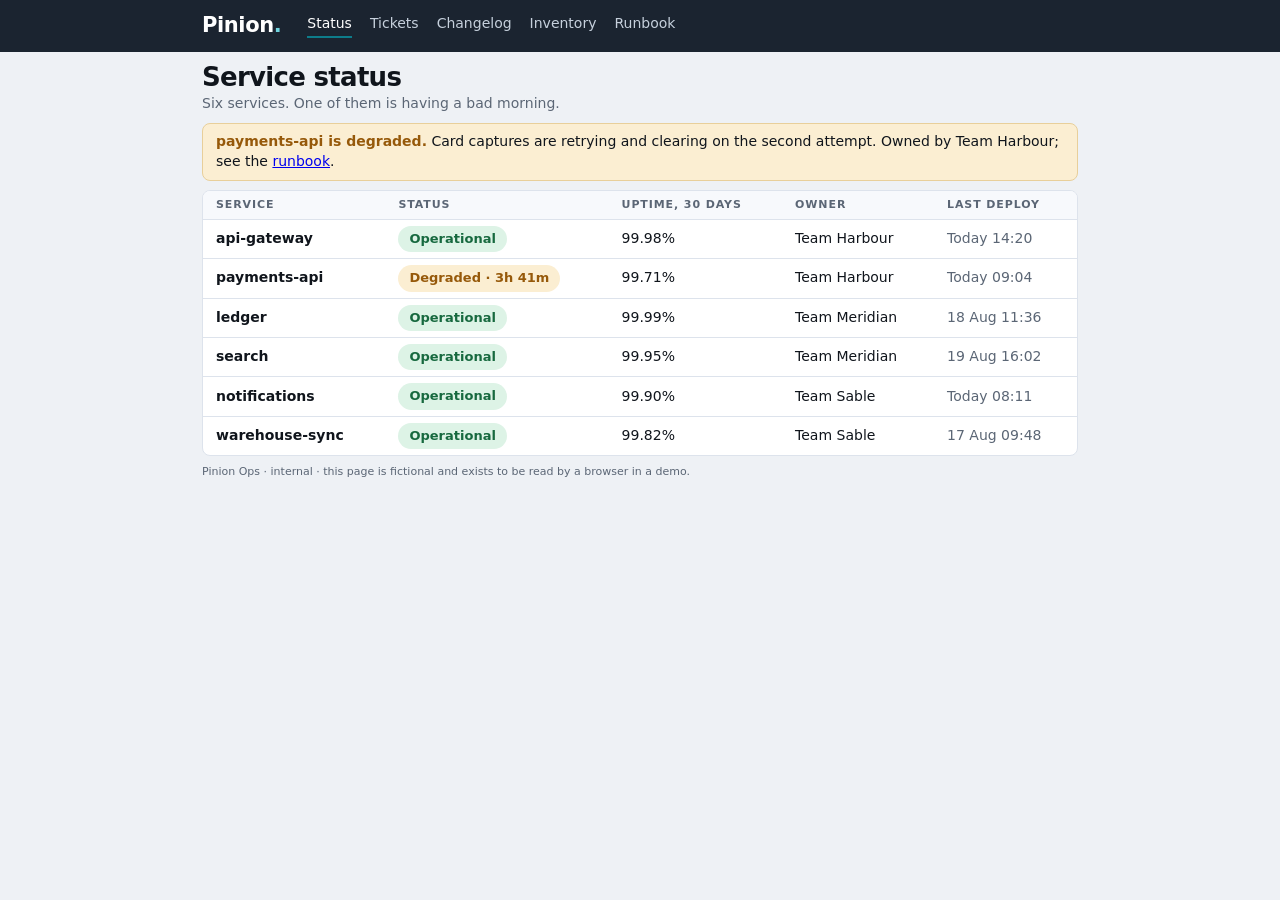
<file: sites/pinion/index.html>
<!doctype html>
<html lang="en">
<head>
<meta charset="utf-8">
<title>Service status — Pinion Ops</title>
<link rel="stylesheet" href="ops.css">
</head>
<body>

<header class="band">
  <div class="bar">
    <div class="mark">Pinion<span>.</span></div>
    <nav>
      <a class="here" href="/pinion/">Status</a>
      <a href="/pinion/tickets">Tickets</a>
      <a href="/pinion/changelog">Changelog</a>
      <a href="/pinion/inventory">Inventory</a>
      <a href="/pinion/runbook">Runbook</a>
    </nav>
  </div>
</header>

<main>
  <h1>Service status</h1>
  <p class="lede">Six services. One of them is having a bad morning.</p>

  <div class="banner">
    <strong>payments-api is degraded.</strong>
    Card captures are retrying and clearing on the second attempt. Owned by Team
    Harbour; see the <a href="/pinion/runbook">runbook</a>.
  </div>

  <div class="card">
    <table>
      <thead>
        <tr>
          <th>Service</th>
          <th>Status</th>
          <th>Uptime, 30 days</th>
          <th>Owner</th>
          <th>Last deploy</th>
        </tr>
      </thead>
      <tbody>
        <tr>
          <td class="name">api-gateway</td>
          <td><span class="pill ok">Operational</span></td>
          <td class="num">99.98%</td>
          <td>Team Harbour</td>
          <td class="num quiet">Today 14:20</td>
        </tr>
        <tr>
          <td class="name">payments-api</td>
          <td><span class="pill warn">Degraded · 3h 41m</span></td>
          <td class="num">99.71%</td>
          <td>Team Harbour</td>
          <td class="num quiet">Today 09:04</td>
        </tr>
        <tr>
          <td class="name">ledger</td>
          <td><span class="pill ok">Operational</span></td>
          <td class="num">99.99%</td>
          <td>Team Meridian</td>
          <td class="num quiet">18 Aug 11:36</td>
        </tr>
        <tr>
          <td class="name">search</td>
          <td><span class="pill ok">Operational</span></td>
          <td class="num">99.95%</td>
          <td>Team Meridian</td>
          <td class="num quiet">19 Aug 16:02</td>
        </tr>
        <tr>
          <td class="name">notifications</td>
          <td><span class="pill ok">Operational</span></td>
          <td class="num">99.90%</td>
          <td>Team Sable</td>
          <td class="num quiet">Today 08:11</td>
        </tr>
        <tr>
          <td class="name">warehouse-sync</td>
          <td><span class="pill ok">Operational</span></td>
          <td class="num">99.82%</td>
          <td>Team Sable</td>
          <td class="num quiet">17 Aug 09:48</td>
        </tr>
      </tbody>
    </table>
  </div>

  <footer>Pinion Ops · internal · this page is fictional and exists to be read by a browser in a demo.</footer>
</main>

</body>
</html>
</file>
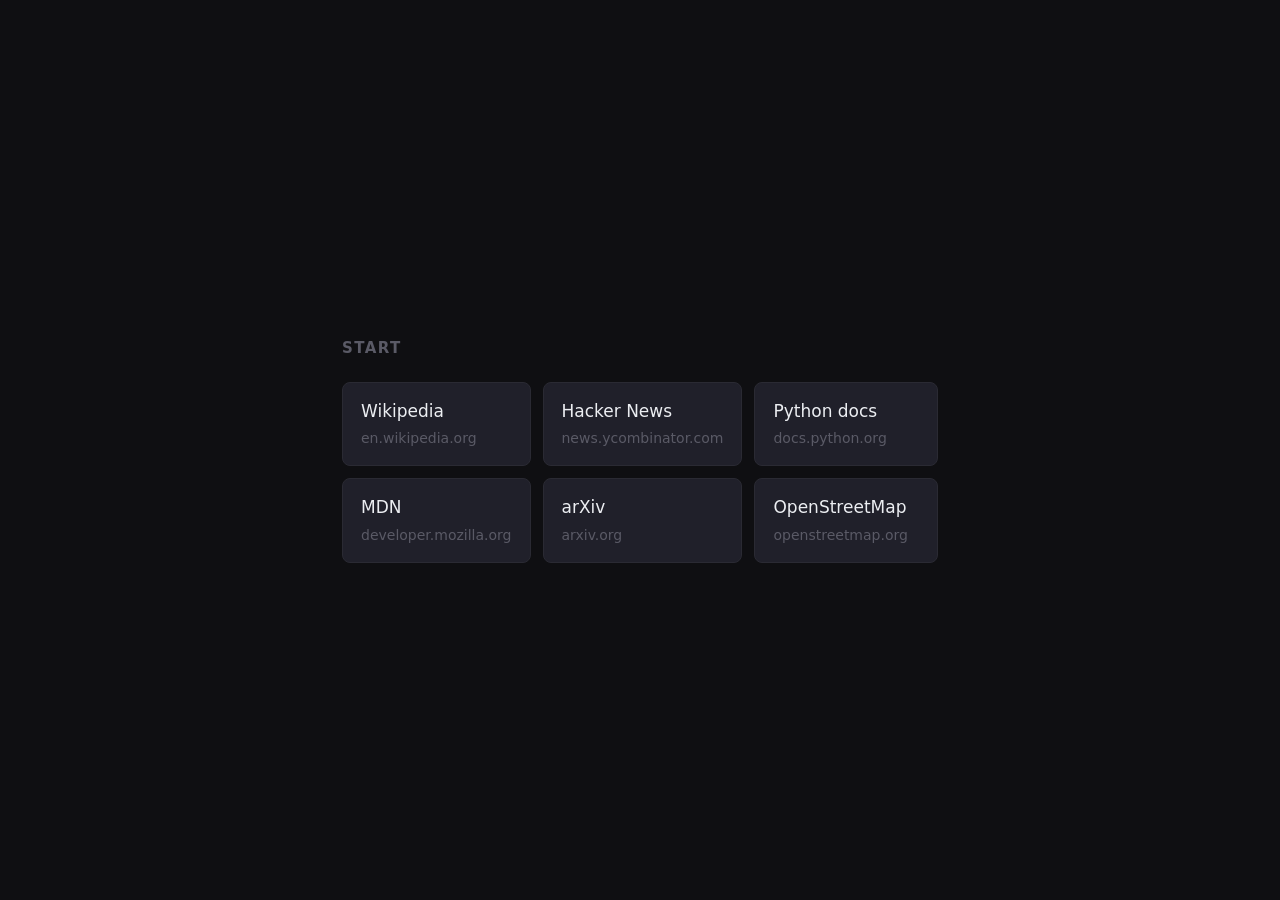
<file: sites/start.html>
<!doctype html>
<html lang="en">
<head>
<meta charset="utf-8">
<title>Start</title>
<!--
  What a box opens when it has nothing else to open.

  Deliberately says nothing about Aviary, about boxes, or about the window it is
  sitting in. The first version of this page put the box's own name across it in
  large type and explained that it was a browser being mirrored in a dashboard --
  which is a page inside a window describing the application drawing the window,
  and reads exactly as strange as that sounds. The tile caption already says
  which bird this is; the page repeating it was the app talking to itself.

  So: somewhere to go, and nothing else. A start page is furniture.

  One file, no build, no assets, and no network -- it is opened over `file://` in
  an ordinary run and over local HTTP by the demo, and it has to look identical
  either way. The palette is `ui/theme.py`'s, by hand, because a browser page
  cannot import it. Sized for the viewport a box actually has, which is about
  960x513 CSS pixels: a 1440x900 DIP window is 1440x770 physical pixels of page,
  and this machine runs at 150%.
-->
<style>
  :root {
    --bg: #0f0f12;
    --field: #20202a;
    --edge: #2a2a33;
    --edge-bright: #3a3a46;
    --text: #eceef2;
    --muted: #8b8b98;
    --dim: #5a5a66;
  }

  * { box-sizing: border-box; }

  html, body { height: 100%; }

  body {
    margin: 0;
    background: var(--bg);
    color: var(--text);
    font: 16px/1.5 "Segoe UI", system-ui, -apple-system, sans-serif;
    display: flex;
    align-items: center;
    justify-content: center;
  }

  .sheet { width: 100%; max-width: 660px; padding: 0 32px; }

  h1 {
    margin: 0 0 22px;
    font-size: 15px;
    font-weight: 600;
    letter-spacing: 1.4px;
    text-transform: uppercase;
    color: var(--dim);
  }

  .links {
    display: grid;
    grid-template-columns: repeat(3, 1fr);
    gap: 12px;
  }

  a {
    display: block;
    padding: 16px 18px;
    background: var(--field);
    border: 1px solid var(--edge);
    border-radius: 8px;
    color: var(--text);
    text-decoration: none;
    font-size: 17px;
  }

  a:hover { background: #2a2a36; border-color: var(--edge-bright); }
  a span { display: block; color: var(--dim); font-size: 14px; margin-top: 4px; }
</style>
</head>
<body>

<div class="sheet">
  <h1>Start</h1>
  <div class="links">
    <a href="https://en.wikipedia.org">Wikipedia<span>en.wikipedia.org</span></a>
    <a href="https://news.ycombinator.com">Hacker News<span>news.ycombinator.com</span></a>
    <a href="https://docs.python.org/3/">Python docs<span>docs.python.org</span></a>
    <a href="https://developer.mozilla.org">MDN<span>developer.mozilla.org</span></a>
    <a href="https://arxiv.org">arXiv<span>arxiv.org</span></a>
    <a href="https://www.openstreetmap.org">OpenStreetMap<span>openstreetmap.org</span></a>
  </div>
</div>

</body>
</html>
</file>
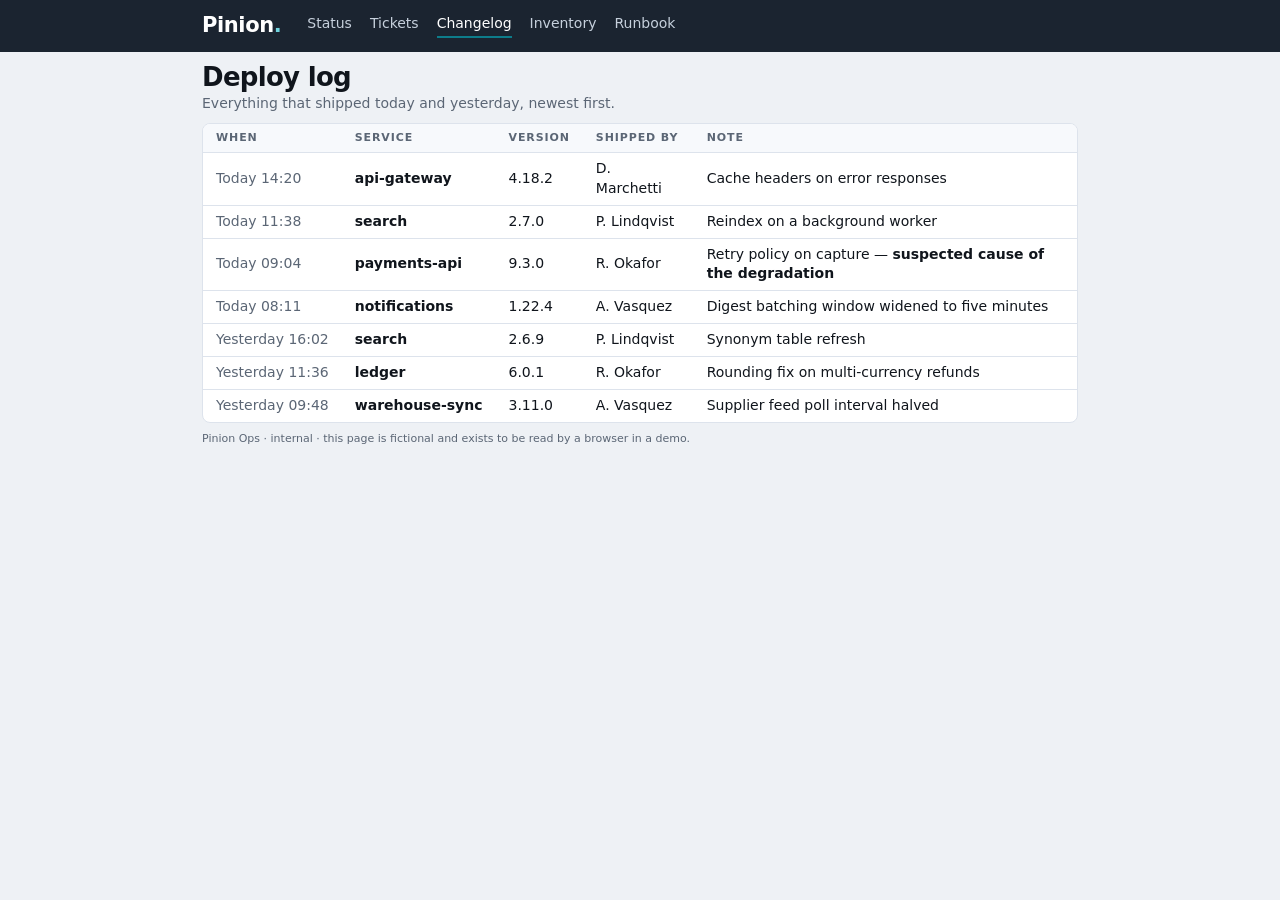
<file: sites/pinion/changelog.html>
<!doctype html>
<html lang="en">
<head>
<meta charset="utf-8">
<title>Deploy log — Pinion Ops</title>
<link rel="stylesheet" href="ops.css">
</head>
<body>

<header class="band">
  <div class="bar">
    <div class="mark">Pinion<span>.</span></div>
    <nav>
      <a href="/pinion/">Status</a>
      <a href="/pinion/tickets">Tickets</a>
      <a class="here" href="/pinion/changelog">Changelog</a>
      <a href="/pinion/inventory">Inventory</a>
      <a href="/pinion/runbook">Runbook</a>
    </nav>
  </div>
</header>

<main>
  <h1>Deploy log</h1>
  <p class="lede">Everything that shipped today and yesterday, newest first.</p>

  <div class="card">
    <table>
      <thead>
        <tr>
          <th>When</th>
          <th>Service</th>
          <th>Version</th>
          <th>Shipped by</th>
          <th>Note</th>
        </tr>
      </thead>
      <tbody>
        <tr>
          <td class="num quiet">Today 14:20</td>
          <td class="name">api-gateway</td>
          <td class="num">4.18.2</td>
          <td>D. Marchetti</td>
          <td>Cache headers on error responses</td>
        </tr>
        <tr>
          <td class="num quiet">Today 11:38</td>
          <td class="name">search</td>
          <td class="num">2.7.0</td>
          <td>P. Lindqvist</td>
          <td>Reindex on a background worker</td>
        </tr>
        <tr>
          <td class="num quiet">Today 09:04</td>
          <td class="name">payments-api</td>
          <td class="num">9.3.0</td>
          <td>R. Okafor</td>
          <td>Retry policy on capture — <strong>suspected cause of the degradation</strong></td>
        </tr>
        <tr>
          <td class="num quiet">Today 08:11</td>
          <td class="name">notifications</td>
          <td class="num">1.22.4</td>
          <td>A. Vasquez</td>
          <td>Digest batching window widened to five minutes</td>
        </tr>
        <tr>
          <td class="num quiet">Yesterday 16:02</td>
          <td class="name">search</td>
          <td class="num">2.6.9</td>
          <td>P. Lindqvist</td>
          <td>Synonym table refresh</td>
        </tr>
        <tr>
          <td class="num quiet">Yesterday 11:36</td>
          <td class="name">ledger</td>
          <td class="num">6.0.1</td>
          <td>R. Okafor</td>
          <td>Rounding fix on multi-currency refunds</td>
        </tr>
        <tr>
          <td class="num quiet">Yesterday 09:48</td>
          <td class="name">warehouse-sync</td>
          <td class="num">3.11.0</td>
          <td>A. Vasquez</td>
          <td>Supplier feed poll interval halved</td>
        </tr>
      </tbody>
    </table>
  </div>

  <footer>Pinion Ops · internal · this page is fictional and exists to be read by a browser in a demo.</footer>
</main>

</body>
</html>
</file>
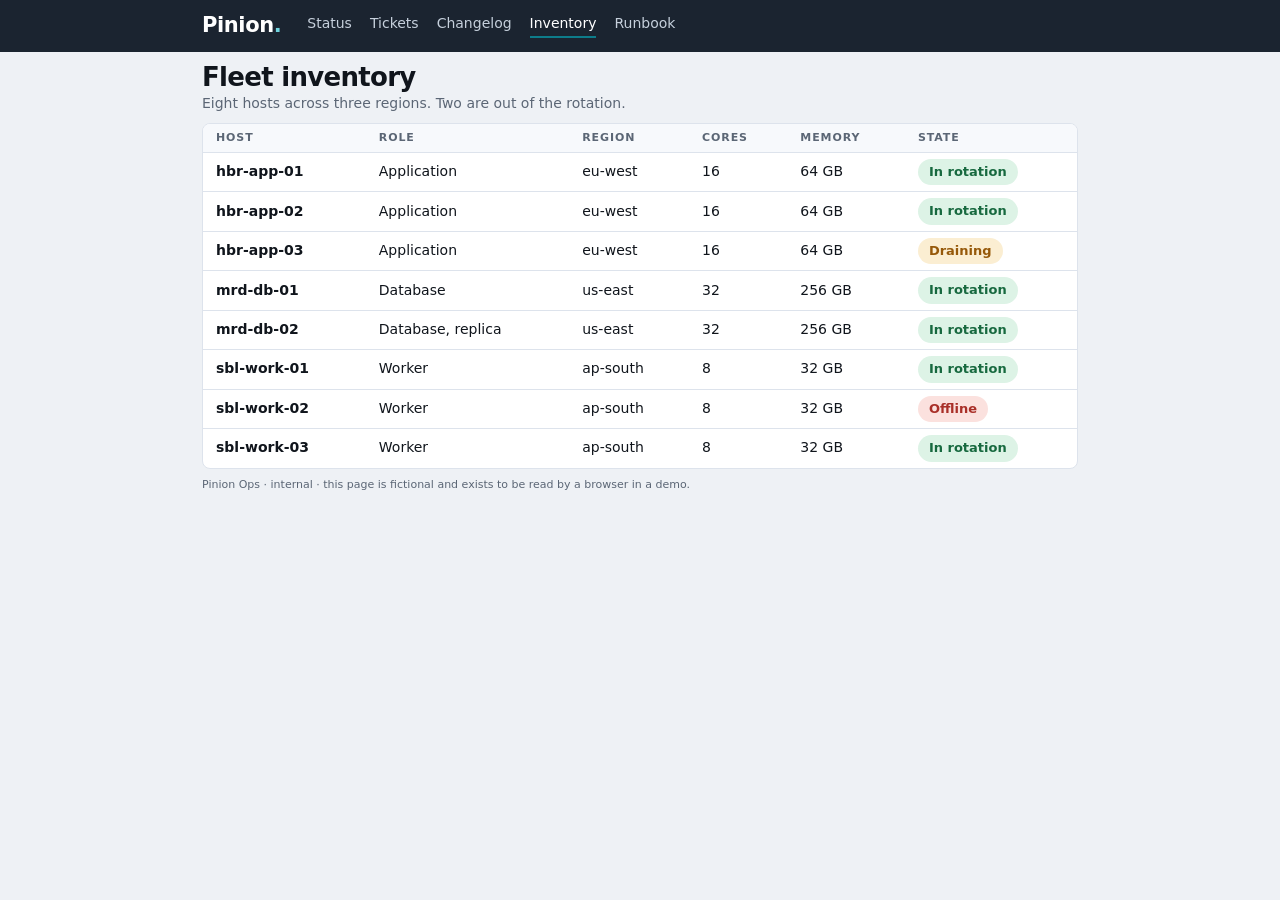
<file: sites/pinion/inventory.html>
<!doctype html>
<html lang="en">
<head>
<meta charset="utf-8">
<title>Fleet inventory — Pinion Ops</title>
<link rel="stylesheet" href="ops.css">
</head>
<body>

<header class="band">
  <div class="bar">
    <div class="mark">Pinion<span>.</span></div>
    <nav>
      <a href="/pinion/">Status</a>
      <a href="/pinion/tickets">Tickets</a>
      <a href="/pinion/changelog">Changelog</a>
      <a class="here" href="/pinion/inventory">Inventory</a>
      <a href="/pinion/runbook">Runbook</a>
    </nav>
  </div>
</header>

<main>
  <h1>Fleet inventory</h1>
  <p class="lede">Eight hosts across three regions. Two are out of the rotation.</p>

  <div class="card">
    <table>
      <thead>
        <tr>
          <th>Host</th>
          <th>Role</th>
          <th>Region</th>
          <th>Cores</th>
          <th>Memory</th>
          <th>State</th>
        </tr>
      </thead>
      <tbody>
        <tr>
          <td class="name">hbr-app-01</td><td>Application</td><td>eu-west</td>
          <td class="num">16</td><td class="num">64 GB</td>
          <td><span class="pill ok">In rotation</span></td>
        </tr>
        <tr>
          <td class="name">hbr-app-02</td><td>Application</td><td>eu-west</td>
          <td class="num">16</td><td class="num">64 GB</td>
          <td><span class="pill ok">In rotation</span></td>
        </tr>
        <tr>
          <td class="name">hbr-app-03</td><td>Application</td><td>eu-west</td>
          <td class="num">16</td><td class="num">64 GB</td>
          <td><span class="pill warn">Draining</span></td>
        </tr>
        <tr>
          <td class="name">mrd-db-01</td><td>Database</td><td>us-east</td>
          <td class="num">32</td><td class="num">256 GB</td>
          <td><span class="pill ok">In rotation</span></td>
        </tr>
        <tr>
          <td class="name">mrd-db-02</td><td>Database, replica</td><td>us-east</td>
          <td class="num">32</td><td class="num">256 GB</td>
          <td><span class="pill ok">In rotation</span></td>
        </tr>
        <tr>
          <td class="name">sbl-work-01</td><td>Worker</td><td>ap-south</td>
          <td class="num">8</td><td class="num">32 GB</td>
          <td><span class="pill ok">In rotation</span></td>
        </tr>
        <tr>
          <td class="name">sbl-work-02</td><td>Worker</td><td>ap-south</td>
          <td class="num">8</td><td class="num">32 GB</td>
          <td><span class="pill bad">Offline</span></td>
        </tr>
        <tr>
          <td class="name">sbl-work-03</td><td>Worker</td><td>ap-south</td>
          <td class="num">8</td><td class="num">32 GB</td>
          <td><span class="pill ok">In rotation</span></td>
        </tr>
      </tbody>
    </table>
  </div>

  <footer>Pinion Ops · internal · this page is fictional and exists to be read by a browser in a demo.</footer>
</main>

</body>
</html>
</file>
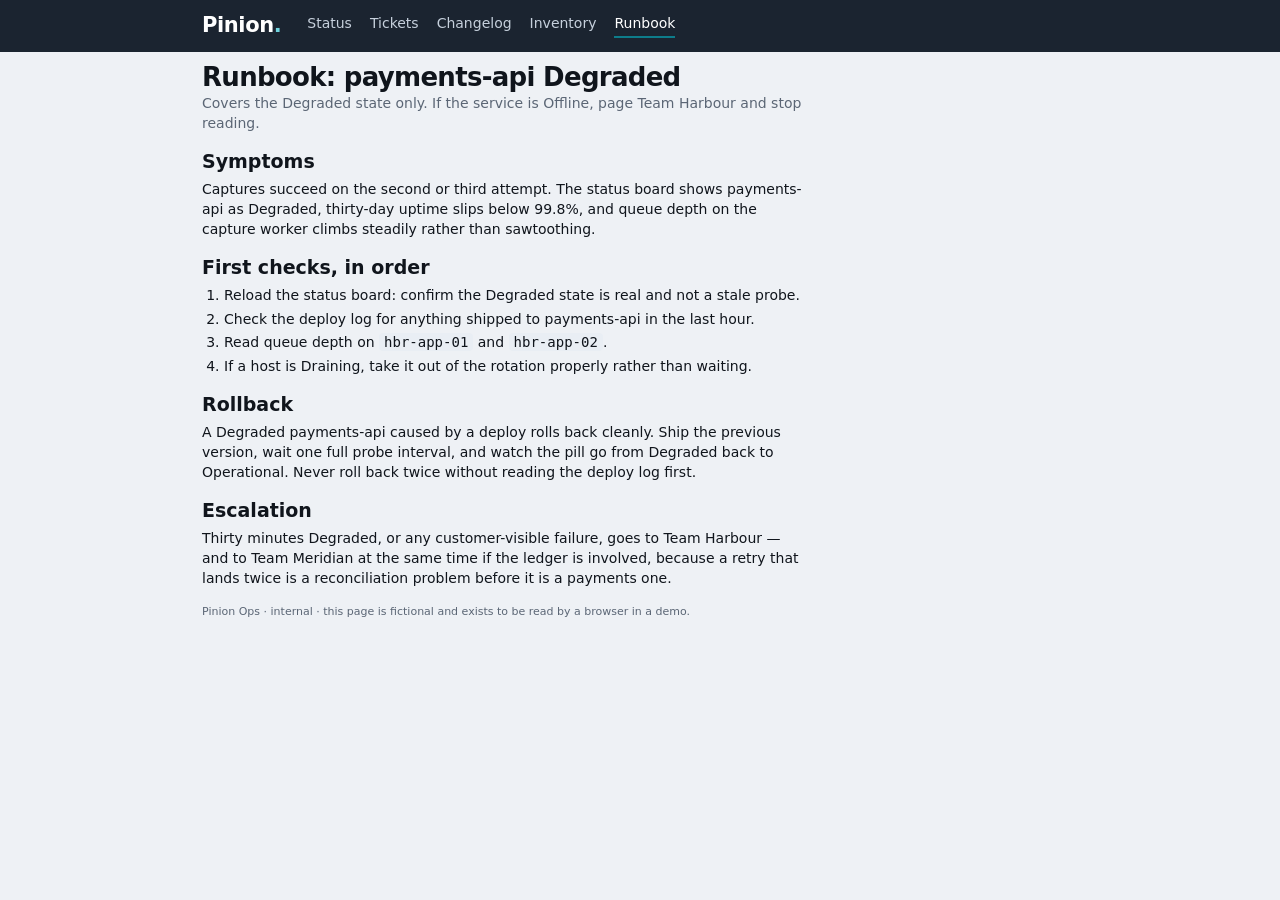
<file: sites/pinion/runbook.html>
<!doctype html>
<html lang="en">
<head>
<meta charset="utf-8">
<title>Runbook: payments-api degraded — Pinion Ops</title>
<link rel="stylesheet" href="ops.css">
</head>
<body>

<header class="band">
  <div class="bar">
    <div class="mark">Pinion<span>.</span></div>
    <nav>
      <a href="/pinion/">Status</a>
      <a href="/pinion/tickets">Tickets</a>
      <a href="/pinion/changelog">Changelog</a>
      <a href="/pinion/inventory">Inventory</a>
      <a class="here" href="/pinion/runbook">Runbook</a>
    </nav>
  </div>
</header>

<main>
  <h1>Runbook: payments-api Degraded</h1>
  <p class="lede">Covers the Degraded state only. If the service is Offline, page Team Harbour and stop reading.</p>

  <h2>Symptoms</h2>
  <p>
    Captures succeed on the second or third attempt. The status board shows
    payments-api as Degraded, thirty-day uptime slips below 99.8%, and queue
    depth on the capture worker climbs steadily rather than sawtoothing.
  </p>

  <h2>First checks, in order</h2>
  <ol>
    <li>Reload the status board: confirm the Degraded state is real and not a stale probe.</li>
    <li>Check the deploy log for anything shipped to payments-api in the last hour.</li>
    <li>Read queue depth on <code>hbr-app-01</code> and <code>hbr-app-02</code>.</li>
    <li>If a host is Draining, take it out of the rotation properly rather than waiting.</li>
  </ol>

  <h2>Rollback</h2>
  <p>
    A Degraded payments-api caused by a deploy rolls back cleanly. Ship the
    previous version, wait one full probe interval, and watch the pill go from
    Degraded back to Operational. Never roll back twice without reading the
    deploy log first.
  </p>

  <h2>Escalation</h2>
  <p>
    Thirty minutes Degraded, or any customer-visible failure, goes to Team
    Harbour — and to Team Meridian at the same time if the ledger is involved,
    because a retry that lands twice is a reconciliation problem before it is a
    payments one.
  </p>

  <footer>Pinion Ops · internal · this page is fictional and exists to be read by a browser in a demo.</footer>
</main>

</body>
</html>
</file>
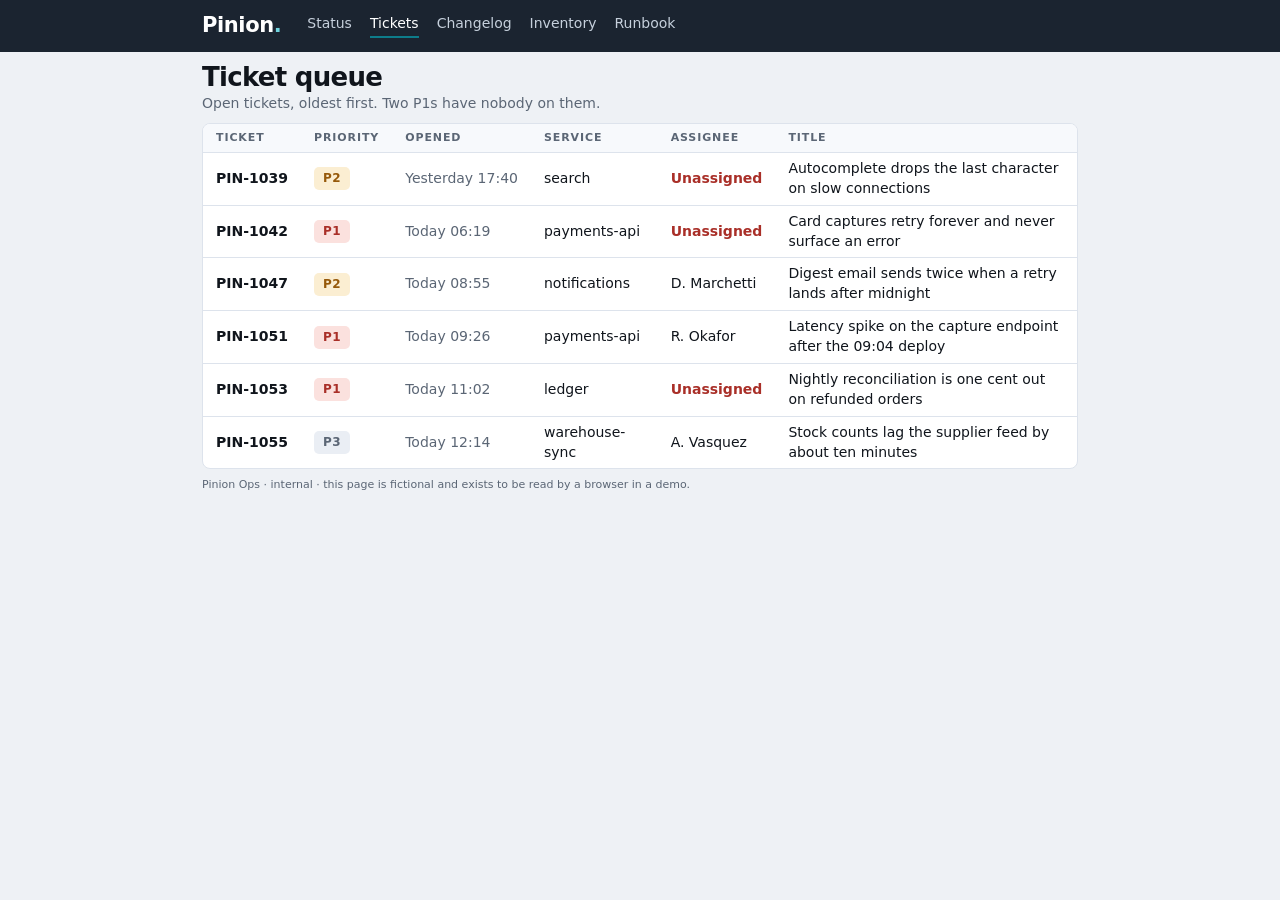
<file: sites/pinion/tickets.html>
<!doctype html>
<html lang="en">
<head>
<meta charset="utf-8">
<title>Ticket queue — Pinion Ops</title>
<link rel="stylesheet" href="ops.css">
</head>
<body>

<header class="band">
  <div class="bar">
    <div class="mark">Pinion<span>.</span></div>
    <nav>
      <a href="/pinion/">Status</a>
      <a class="here" href="/pinion/tickets">Tickets</a>
      <a href="/pinion/changelog">Changelog</a>
      <a href="/pinion/inventory">Inventory</a>
      <a href="/pinion/runbook">Runbook</a>
    </nav>
  </div>
</header>

<main>
  <h1>Ticket queue</h1>
  <p class="lede">Open tickets, oldest first. Two P1s have nobody on them.</p>

  <div class="card">
    <table>
      <thead>
        <tr>
          <th>Ticket</th>
          <th>Priority</th>
          <th>Opened</th>
          <th>Service</th>
          <th>Assignee</th>
          <th>Title</th>
        </tr>
      </thead>
      <tbody>
        <tr>
          <td class="name">PIN-1039</td>
          <td><span class="tag p2">P2</span></td>
          <td class="num quiet">Yesterday 17:40</td>
          <td>search</td>
          <td class="none">Unassigned</td>
          <td>Autocomplete drops the last character on slow connections</td>
        </tr>
        <tr>
          <td class="name">PIN-1042</td>
          <td><span class="tag p1">P1</span></td>
          <td class="num quiet">Today 06:19</td>
          <td>payments-api</td>
          <td class="none">Unassigned</td>
          <td>Card captures retry forever and never surface an error</td>
        </tr>
        <tr>
          <td class="name">PIN-1047</td>
          <td><span class="tag p2">P2</span></td>
          <td class="num quiet">Today 08:55</td>
          <td>notifications</td>
          <td>D. Marchetti</td>
          <td>Digest email sends twice when a retry lands after midnight</td>
        </tr>
        <tr>
          <td class="name">PIN-1051</td>
          <td><span class="tag p1">P1</span></td>
          <td class="num quiet">Today 09:26</td>
          <td>payments-api</td>
          <td>R. Okafor</td>
          <td>Latency spike on the capture endpoint after the 09:04 deploy</td>
        </tr>
        <tr>
          <td class="name">PIN-1053</td>
          <td><span class="tag p1">P1</span></td>
          <td class="num quiet">Today 11:02</td>
          <td>ledger</td>
          <td class="none">Unassigned</td>
          <td>Nightly reconciliation is one cent out on refunded orders</td>
        </tr>
        <tr>
          <td class="name">PIN-1055</td>
          <td><span class="tag">P3</span></td>
          <td class="num quiet">Today 12:14</td>
          <td>warehouse-sync</td>
          <td>A. Vasquez</td>
          <td>Stock counts lag the supplier feed by about ten minutes</td>
        </tr>
      </tbody>
    </table>
  </div>

  <footer>Pinion Ops · internal · this page is fictional and exists to be read by a browser in a demo.</footer>
</main>

</body>
</html>
</file>
<file: sites/pinion/ops.css>
/* Pinion Ops -- an invented company's internal tools.
 *
 * Sized for the viewport a box actually has, which is not the one you would
 * guess. A box's window is 1440x900 DIPs, its page region measures 1440x770
 * *physical* pixels, and this machine runs at 150% -- so the CSS viewport these
 * pages get is about **960x513**. Everything here is scaled to put a whole table
 * inside that without scrolling, because a tile that shows the top third of a
 * page and a scrollbar reads as a broken window.
 *
 * The second constraint is the tile. An overview tile renders that window at
 * roughly a third, so a 15px rule here survives as about seven pixels and body
 * text stops being text. What has to carry the page at that size is the dark
 * header band, the heading, the status colours and the rhythm of the rows --
 * which is why the type is large *relative to the page*, the rows are tall, and
 * the pills are blocky.
 *
 * Light on purpose. The dashboard's chrome is dark, and a dark page inside a
 * dark frame reads as one texture; a light page reads as a website.
 */

:root {
  --ink: #10151c;
  --muted: #5b6675;
  --line: #dde3ec;
  --surface: #ffffff;
  --page: #eef1f5;
  --band: #1b2430;
  --brand: #0d7c8a;

  --ok-ink: #17693f;
  --ok-bg: #ddf3e6;
  --warn-ink: #96590a;
  --warn-bg: #fbeed2;
  --bad-ink: #a92f28;
  --bad-bg: #fbe1de;
}

* { box-sizing: border-box; }

body {
  margin: 0;
  background: var(--page);
  color: var(--ink);
  font: 14px/1.42 "Segoe UI", system-ui, -apple-system, sans-serif;
}

/* The dark band is the page's silhouette in a tile. */
header.band {
  background: var(--band);
  color: #ffffff;
  padding: 11px 0;
}

.bar {
  max-width: 920px;
  margin: 0 auto;
  padding: 0 22px;
  display: flex;
  align-items: center;
  gap: 26px;
}

.mark {
  font-size: 21px;
  font-weight: 700;
  letter-spacing: -0.4px;
}

.mark span { color: #6fd3de; }

/* The first anchor on every page is a real, visible link in this nav, and that
 * is load-bearing: an agent that clicks the first `a[href]` on a page finds a
 * navigation link here, not a hidden "skip to content" link that Playwright
 * will wait on until it times out. */
nav { display: flex; gap: 18px; }

nav a {
  color: #c6d0dc;
  text-decoration: none;
  font-size: 14px;
  padding-bottom: 2px;
  border-bottom: 2px solid transparent;
}

nav a:hover { color: #ffffff; }
nav a.here { color: #ffffff; border-bottom-color: var(--brand); }

main {
  max-width: 920px;
  margin: 0 auto;
  padding: 11px 22px 12px;
}

h1 {
  font-size: 26px;
  line-height: 1.1;
  margin: 0 0 3px;
  letter-spacing: -0.7px;
}

.lede {
  color: var(--muted);
  font-size: 14px;
  margin: 0 0 9px;
}

.card {
  background: var(--surface);
  border: 1px solid var(--line);
  border-radius: 8px;
  overflow: hidden;
}

table {
  width: 100%;
  border-collapse: collapse;
}

th {
  text-align: left;
  font-size: 11px;
  letter-spacing: 0.9px;
  text-transform: uppercase;
  color: var(--muted);
  padding: 6px 13px;
  border-bottom: 1px solid var(--line);
  background: #f7f9fc;
  white-space: nowrap;
}

td {
  padding: 6px 13px;
  border-bottom: 1px solid var(--line);
  font-size: 14px;
}

tr:last-child td { border-bottom: none; }

td.name { font-weight: 600; white-space: nowrap; }
td.num { font-variant-numeric: tabular-nums; white-space: nowrap; }
td.quiet { color: var(--muted); }
td.title { color: var(--ink); }

.pill {
  display: inline-block;
  padding: 4px 11px;
  border-radius: 999px;
  font-size: 13px;
  font-weight: 600;
  white-space: nowrap;
}

.pill.ok { background: var(--ok-bg); color: var(--ok-ink); }
.pill.warn { background: var(--warn-bg); color: var(--warn-ink); }
.pill.bad { background: var(--bad-bg); color: var(--bad-ink); }

.tag {
  display: inline-block;
  padding: 3px 9px;
  border-radius: 5px;
  font-size: 12px;
  font-weight: 700;
  letter-spacing: 0.5px;
  background: #eaeef4;
  color: var(--muted);
}

.tag.p1 { background: var(--bad-bg); color: var(--bad-ink); }
.tag.p2 { background: var(--warn-bg); color: var(--warn-ink); }

.none { color: var(--bad-ink); font-weight: 600; }

.banner {
  background: var(--warn-bg);
  border: 1px solid #e8cf9a;
  border-radius: 8px;
  padding: 8px 13px;
  margin-bottom: 9px;
  font-size: 14px;
}

.banner strong { color: var(--warn-ink); }

h2 {
  font-size: 19px;
  margin: 14px 0 5px;
}

p { margin: 0 0 8px; max-width: 68ch; }

ol, ul { max-width: 68ch; padding-left: 22px; margin: 0 0 10px; }
li { margin-bottom: 4px; }

code {
  font: 14px "Consolas", ui-monospace, monospace;
  background: #e9eef4;
  border-radius: 4px;
  padding: 1px 5px;
}

footer {
  color: var(--muted);
  font-size: 11px;
  padding: 8px 0 0;
}
</file>
